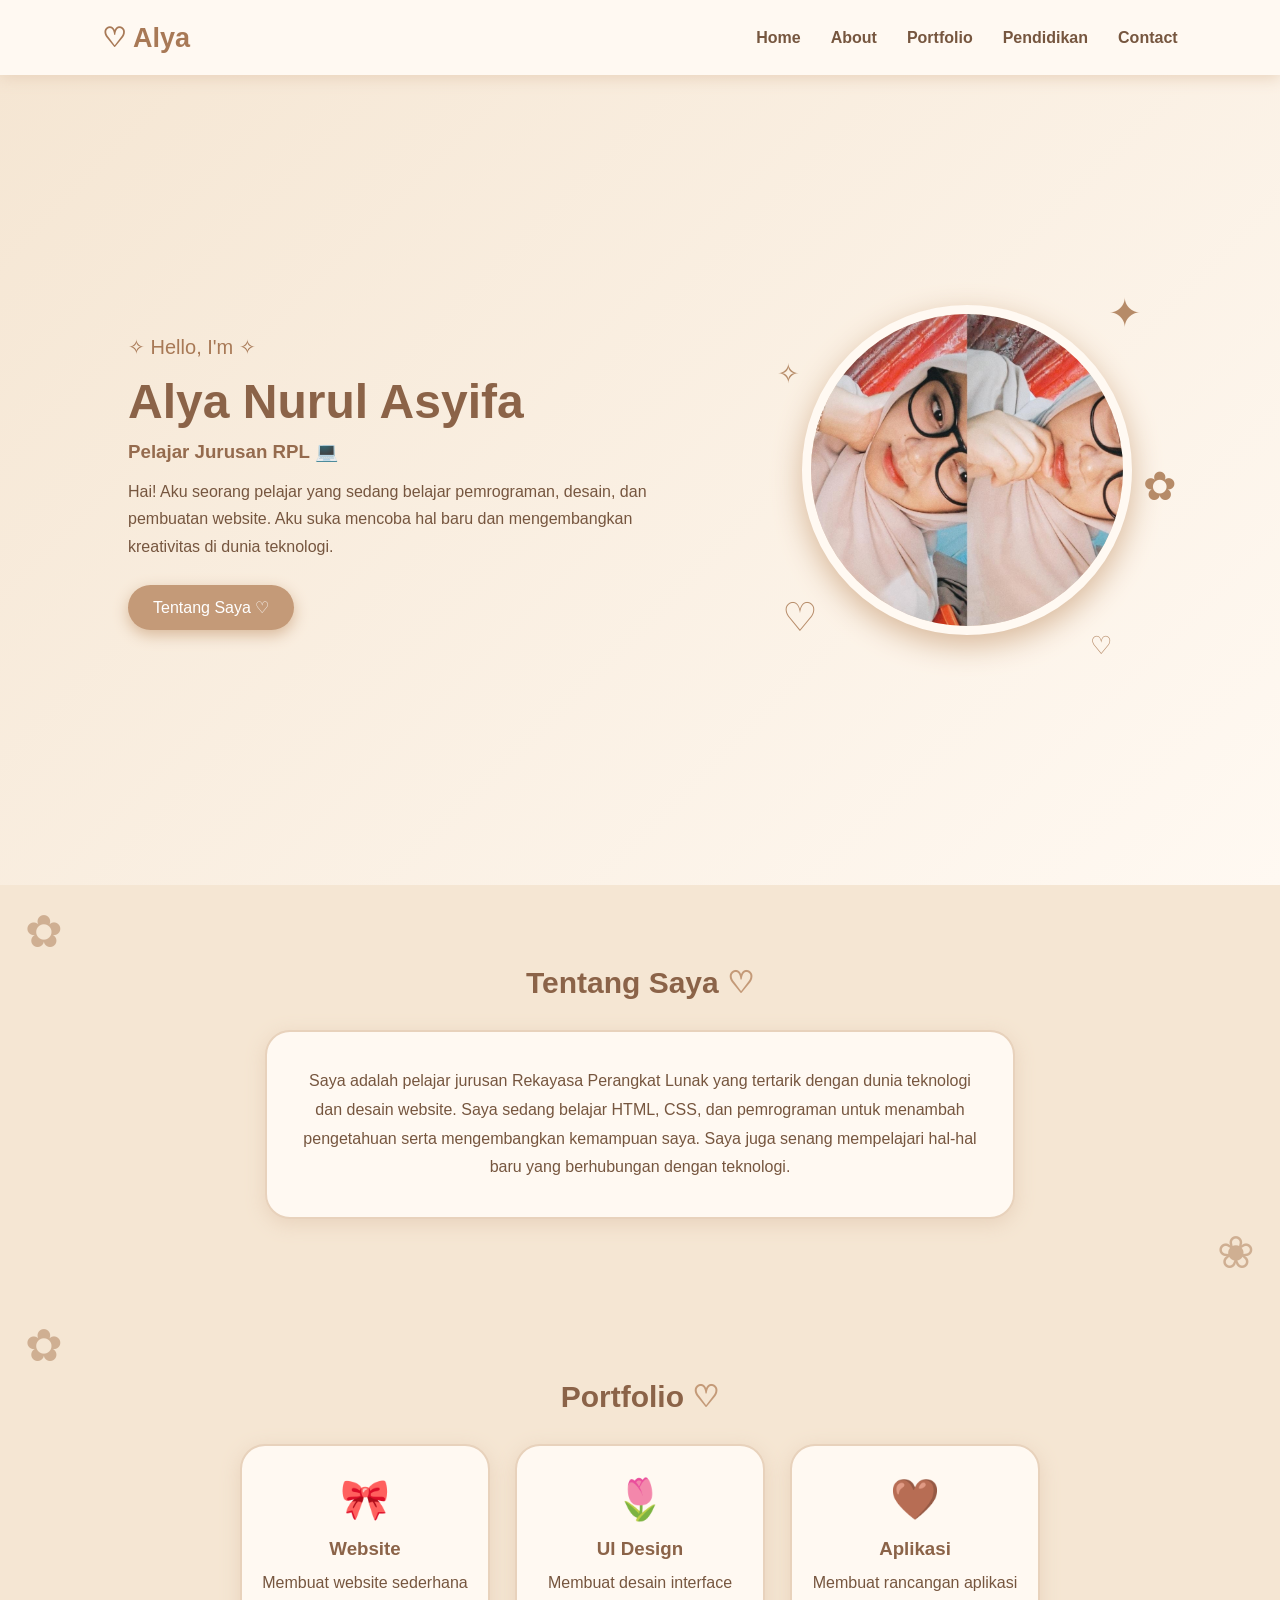
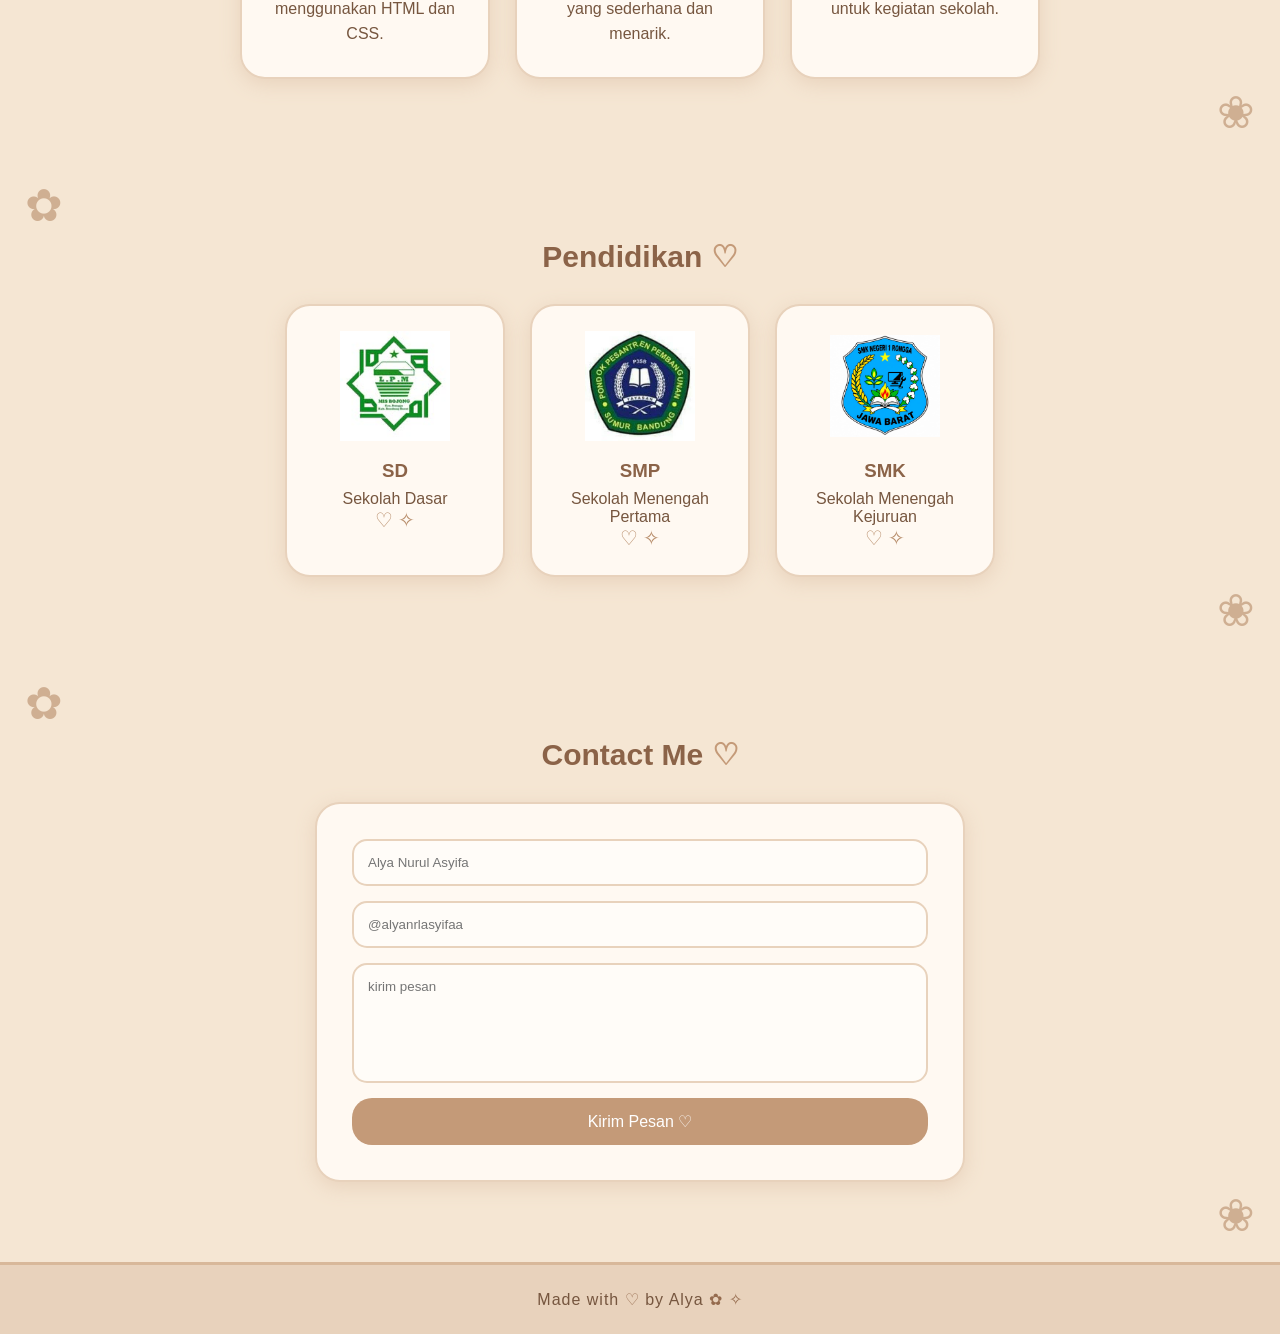
<file: index.html>
<!DOCTYPE html>
<html lang="id">
<head>
<meta charset="UTF-8">
<meta name="viewport" content="width=device-width, initial-scale=1.0">
<title>Portfolio Alya</title>

<style>
* {
    margin: 0;
    padding: 0;
    box-sizing: border-box;
    scroll-behavior: smooth;
}

body {
    font-family: Arial, sans-serif;
    background: #F5E6D3;
    color: #76563F;
}

/* NAVBAR */
nav {
    width: 100%;
    min-height: 75px;
    padding: 0 8%;
    display: flex;
    align-items: center;
    justify-content: space-between;
    background: #FFF9F2;
    box-shadow: 0 3px 15px #E8D2BC;
    position: sticky;
    top: 0;
    z-index: 100;
}

nav h2 {
    color: #A87956;
    font-size: 27px;
}

nav ul {
    display: flex;
    gap: 30px;
    list-style: none;
}

nav a {
    text-decoration: none;
    color: #76563F;
    font-weight: bold;
    transition: 0.3s;
}

nav a:hover {
    color: #B68B68;
}

/* HOME */
.home {
    min-height: 90vh;
    padding: 70px 10%;
    display: flex;
    align-items: center;
    justify-content: space-between;
    gap: 60px;
    background: linear-gradient(135deg, #F5E6D3, #FFF9F2);
    overflow: hidden;
}

.home-text {
    max-width: 550px;
}

.hello {
    color: #A87956;
    font-size: 20px;
    margin-bottom: 10px;
}

.home-text h1 {
    font-size: 48px;
    color: #8B6348;
    margin-bottom: 12px;
}

.home-text h3 {
    margin-bottom: 15px;
    color: #956B4E;
}

.home-text p {
    line-height: 1.7;
}

/* TOMBOL */
.tombol {
    display: inline-block;
    margin-top: 25px;
    padding: 13px 25px;
    background: #C49A78;
    color: white;
    text-decoration: none;
    border-radius: 25px;
    box-shadow: 0 5px 15px #D8B89A;
    transition: 0.3s;
}

.tombol:hover {
    background: #956B4E;
    transform: translateY(-5px);
}

/* FOTO */
.foto {
    position: relative;
    width: 350px;
    height: 350px;
    flex-shrink: 0;
}

.lingkaran {
    width: 330px;
    height: 330px;
    border-radius: 50%;
    overflow: hidden;
    border: 9px solid #FFF9F2;
    background: #E8D2BC;
    box-shadow: 0 10px 30px #D8B89A;
}

.lingkaran img {
    width: 100%;
    height: 100%;
    object-fit: cover;
    display: block;
}

/* HIASAN FOTO */
.hiasan {
    position: absolute;
    color: #B68B68;
    font-size: 40px;
    z-index: 2;
    animation: melayang 3s ease-in-out infinite;
    pointer-events: none;
}

.satu {
    top: -15px;
    right: 10px;
}

.dua {
    bottom: 15px;
    left: -20px;
    animation-delay: 1s;
}

.tiga {
    top: 45%;
    right: -25px;
    animation-delay: 1.5s;
}

.empat {
    top: 15%;
    left: -25px;
    font-size: 27px;
    animation-delay: 0.5s;
}

.lima {
    bottom: -5px;
    right: 40px;
    font-size: 25px;
    animation-delay: 2s;
}

/* ANIMASI */
@keyframes melayang {
    0%, 100% {
        transform: translateY(0) rotate(0deg);
    }
    50% {
        transform: translateY(-12px) rotate(10deg);
    }
}

/* SECTION */
.section {
    padding: 80px 10%;
    text-align: center;
    position: relative;
    overflow: hidden;
}

.section h2 {
    color: #8B6348;
    font-size: 30px;
    margin-bottom: 30px;
}

.section h2::after {
    content: " ♡";
    color: #C49A78;
}

/* HIASAN BUNGA */
.bunga {
    position: absolute;
    color: #B68B68;
    font-size: 45px;
    opacity: 0.6;
    pointer-events: none;
    animation: melayang 4s ease-in-out infinite;
}

.bunga-kiri {
    top: 20px;
    left: 25px;
}

.bunga-kanan {
    bottom: 20px;
    right: 25px;
    animation-delay: 1s;
}

/* ABOUT */
.about-box {
    max-width: 750px;
    margin: auto;
    padding: 35px;
    background: #FFF9F2;
    border: 2px solid #E8D2BC;
    border-radius: 25px;
    box-shadow: 0 5px 20px #E8D2BC;
    transition: 0.4s;
}

.about-box p {
    line-height: 1.8;
}

.about-box:hover {
    transform: translateY(-5px);
    box-shadow: 0 10px 30px #D8B89A;
    border-color: #C49A78;
}

/* PORTFOLIO */
.cards {
    display: flex;
    justify-content: center;
    gap: 25px;
    flex-wrap: wrap;
}

.card {
    width: 250px;
    padding: 30px 20px;
    background: #FFF9F2;
    border: 2px solid #E8D2BC;
    border-radius: 25px;
    box-shadow: 0 5px 20px #E8D2BC;
    transition: 0.4s;
}

.card:hover {
    transform: translateY(-10px);
    box-shadow: 0 10px 30px #D8B89A;
    border-color: #C49A78;
}

.card span {
    font-size: 40px;
}

.card h3 {
    color: #8B6348;
    margin: 15px 0 10px;
}

.card p {
    line-height: 1.6;
}

/* PENDIDIKAN */
.pendidikan {
    display: flex;
    justify-content: center;
    gap: 25px;
    flex-wrap: wrap;
}

.sekolah {
    width: 220px;
    padding: 25px 15px;
    background: #FFF9F2;
    border: 2px solid #E8D2BC;
    border-radius: 25px;
    box-shadow: 0 5px 20px #E8D2BC;
    transition: 0.4s;
}

.sekolah:hover {
    transform: translateY(-8px);
    box-shadow: 0 10px 30px #D8B89A;
    border-color: #C49A78;
}

.sekolah img {
    width: 110px;
    height: 110px;
    object-fit: contain;
    margin-bottom: 15px;
}

.sekolah h3 {
    color: #8B6348;
    margin-bottom: 8px;
}

.dekorasi {
    color: #B68B68;
    font-size: 20px;
    margin: 0 5px;
}

/* CONTACT */
.contact {
    max-width: 650px;
    margin: auto;
    padding: 35px;
    background: #FFF9F2;
    border: 2px solid #E8D2BC;
    border-radius: 25px;
    box-shadow: 0 5px 20px #E8D2BC;
    transition: 0.4s;
}

.contact:hover {
    box-shadow: 0 10px 30px #D8B89A;
}

.contact form {
    display: flex;
    flex-direction: column;
    gap: 15px;
}

.contact input,
.contact textarea {
    width: 100%;
    padding: 14px;
    border: 2px solid #E8D2BC;
    border-radius: 15px;
    outline: none;
    font-family: Arial, sans-serif;
    color: #76563F;
    background: #FFFCF8;
    transition: 0.3s;
}

.contact input:focus,
.contact textarea:focus {
    border-color: #B68B68;
    box-shadow: 0 0 10px #E8D2BC;
}

.contact textarea {
    height: 120px;
    resize: none;
}

.contact button {
    padding: 14px;
    border: none;
    border-radius: 20px;
    background: #C49A78;
    color: white;
    font-size: 16px;
    cursor: pointer;
    transition: 0.3s;
}

.contact button:hover {
    background: #956B4E;
    transform: scale(1.03);
}

/* FOOTER */
footer {
    padding: 25px;
    text-align: center;
    background: #E8D2BC;
    color: #76563F;
    border-top: 3px solid #D8B89A;
    letter-spacing: 1px;
}

footer span {
    color: #956B4E;
}

/* RESPONSIVE HP */
@media (max-width: 700px) {
    nav {
        height: auto;
        min-height: 75px;
        padding: 15px 5%;
        flex-direction: column;
        gap: 12px;
    }

    nav ul {
        gap: 13px;
        flex-wrap: wrap;
        justify-content: center;
    }

    nav a {
        font-size: 11px;
    }

    nav h2 {
        font-size: 24px;
    }

    .home {
        flex-direction: column-reverse;
        text-align: center;
        padding: 60px 7%;
        gap: 35px;
    }

    .home-text h1 {
        font-size: 35px;
    }

    .home-text h3 {
        font-size: 18px;
    }

    .foto {
        width: 280px;
        height: 280px;
    }

    .lingkaran {
        width: 270px;
        height: 270px;
    }

    .hiasan {
        font-size: 30px;
    }

    .section {
        padding: 65px 7%;
    }

    .section h2 {
        font-size: 27px;
    }

    .about-box {
        padding: 25px 20px;
    }

    .card {
        width: 100%;
        max-width: 320px;
    }

    .sekolah {
        width: 100%;
        max-width: 280px;
    }

    .contact {
        padding: 25px 18px;
    }

    .bunga {
        font-size: 30px;
    }
}
</style>
</head>

<body>

<!-- NAVBAR -->
<nav>
    <h2>♡ Alya</h2>
    <ul>
        <li><a href="#home">Home</a></li>
        <li><a href="#about">About</a></li>
        <li><a href="#portfolio">Portfolio</a></li>
        <li><a href="#pendidikan">Pendidikan</a></li>
        <li><a href="#contact">Contact</a></li>
    </ul>
</nav>

<!-- HOME -->
<section class="home" id="home">
    <div class="home-text">
        <p class="hello">✧ Hello, I'm ✧</p>
        <h1>Alya Nurul Asyifa</h1>
        <h3>Pelajar Jurusan RPL 💻</h3>

        <p>
            Hai! Aku seorang pelajar yang sedang belajar
            pemrograman, desain, dan pembuatan website.
            Aku suka mencoba hal baru dan mengembangkan
            kreativitas di dunia teknologi.
        </p>

        <a href="#about" class="tombol">Tentang Saya ♡</a>
    </div>

    <div class="foto">
        <span class="hiasan satu">✦</span>
        <span class="hiasan dua">♡</span>
        <span class="hiasan tiga">✿</span>
        <span class="hiasan empat">✧</span>
        <span class="hiasan lima">♡</span>

        <div class="lingkaran">
            <img src="assets/poto alya.jpeg" alt="Foto Alya">
        </div>
    </div>
</section>

<!-- ABOUT -->
<section class="section" id="about">
    <span class="bunga bunga-kiri">✿</span>
    <span class="bunga bunga-kanan">❀</span>

    <h2>Tentang Saya</h2>

    <div class="about-box">
        <p>
            Saya adalah pelajar jurusan Rekayasa Perangkat
            Lunak yang tertarik dengan dunia teknologi dan
            desain website. Saya sedang belajar HTML, CSS,
            dan pemrograman untuk menambah pengetahuan
            serta mengembangkan kemampuan saya.
            Saya juga senang mempelajari hal-hal baru
            yang berhubungan dengan teknologi.
        </p>
    </div>
</section>

<!-- PORTFOLIO -->
<section class="section" id="portfolio">
    <span class="bunga bunga-kiri">✿</span>
    <span class="bunga bunga-kanan">❀</span>

    <h2>Portfolio</h2>

    <div class="cards">
        <div class="card">
            <span>🎀</span>
            <h3>Website</h3>
            <p>
                Membuat website sederhana menggunakan
                HTML dan CSS.
            </p>
        </div>

        <div class="card">
            <span>🌷</span>
            <h3>UI Design</h3>
            <p>
                Membuat desain interface yang
                sederhana dan menarik.
            </p>
        </div>

        <div class="card">
            <span>🤎</span>
            <h3>Aplikasi</h3>
            <p>
                Membuat rancangan aplikasi untuk
                kegiatan sekolah.
            </p>
        </div>
    </div>
</section>

<!-- PENDIDIKAN -->
<section class="section" id="pendidikan">
    <span class="bunga bunga-kiri">✿</span>
    <span class="bunga bunga-kanan">❀</span>

    <h2>Pendidikan</h2>

    <div class="pendidikan">
        <div class="sekolah">
            <img src="assets/logo mi.jpg" alt="Logo MI">
            <h3>SD</h3>
            <p>Sekolah Dasar</p>
            <span class="dekorasi">♡ ✧</span>
        </div>

        <div class="sekolah">
            <img src="assets/logo p3sb tercinta.jpg" alt="Logo SMP">
            <h3>SMP</h3>
            <p>Sekolah Menengah Pertama</p>
            <span class="dekorasi">♡ ✧</span>
        </div>

        <div class="sekolah">
            <img src="assets/logo smk.jpeg" alt="Logo SMK">
            <h3>SMK</h3>
            <p>Sekolah Menengah Kejuruan</p>
            <span class="dekorasi">♡ ✧</span>
        </div>
    </div>
</section>

<!-- CONTACT -->
<section class="section" id="contact">
    <span class="bunga bunga-kiri">✿</span>
    <span class="bunga bunga-kanan">❀</span>

    <h2>Contact Me</h2>

    <div class="contact">
        <form onsubmit="event.preventDefault(); alert('Terima kasih sudah mengirim pesan!');">
            <input type="text" placeholder="Alya Nurul Asyifa" required>
            <input type="email" placeholder="@alyanrlasyifaa" required>
            <textarea placeholder="kirim pesan" required></textarea>
            <button type="submit">Kirim Pesan ♡</button>
        </form>
    </div>
</section>

<!-- FOOTER -->
<footer>
    <p>Made with <span>♡</span> by Alya <span>✿ ✧</span></p>
</footer>

</body>
</html>
</file>
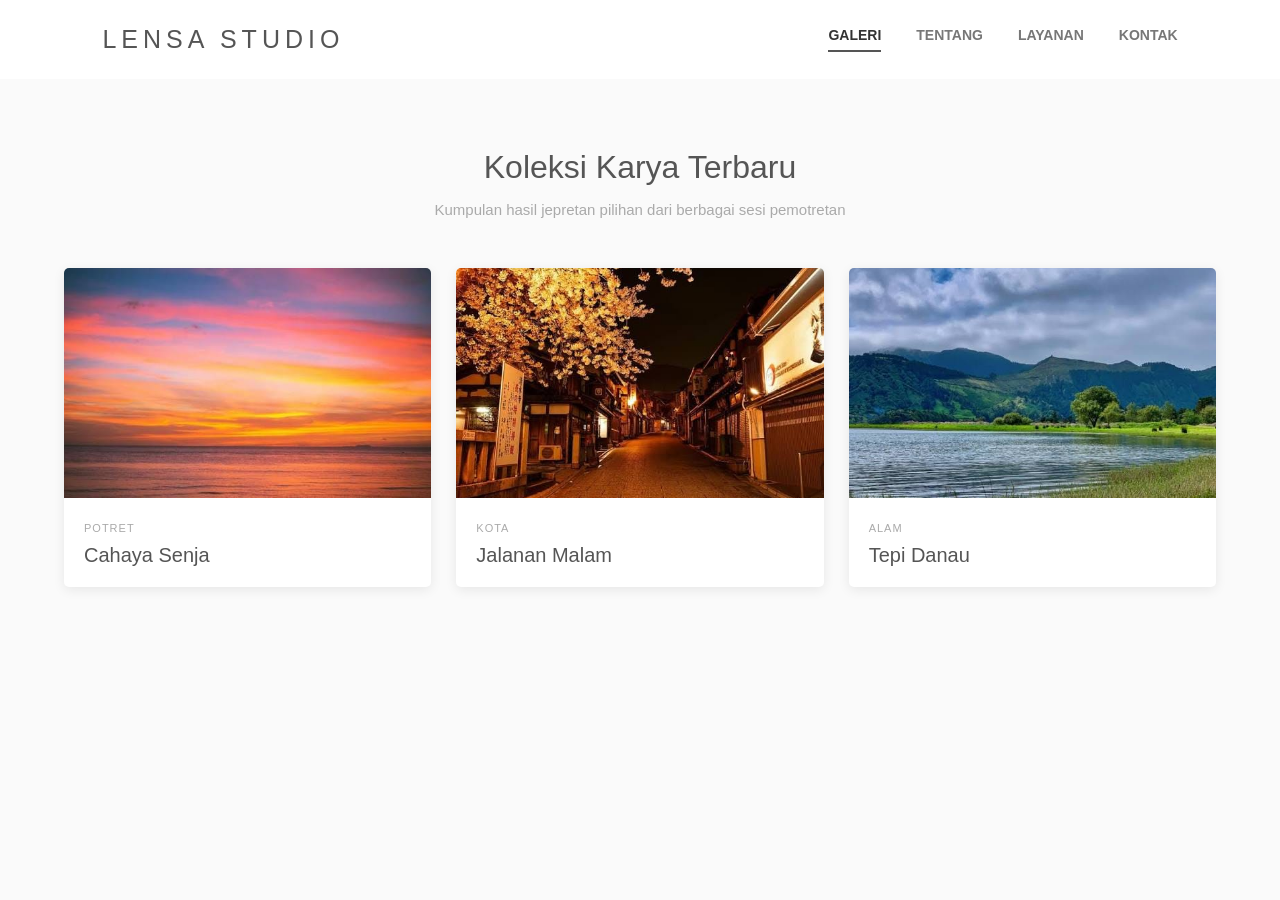
<file: alya.html>
<!DOCTYPE html>
<html lang="id">
<head>
    <meta charset="UTF-8">
    <meta name="viewport" content="width=device-width, initial-scale=1.0">
    <title>Lensa Studio</title>
    <link rel="stylesheet" href="css/style.css">
</head>

<body>

    <header>
        <div class="logo">LENSA STUDIO</div>

        <nav>
            <a href="#" class="active">GALERI</a>
            <a href="#">TENTANG</a>
            <a href="#">LAYANAN</a>
            <a href="#">KONTAK</a>
        </nav>
    </header>

    <section class="hero">
        <h1>Koleksi Karya Terbaru</h1>
        <p>Kumpulan hasil jepretan pilihan dari berbagai sesi pemotretan</p>
    </section>

    <section class="galeri">

        <div class="card">
            <img src="assets/cahaya senja.jpeg" alt="Cahaya Senja">
            <div class="isi">
                <span>POTRET</span>
                <h2>Cahaya Senja</h2>
            </div>
        </div>

        <div class="card">
            <img src="assets/jalanan malam.jpeg" alt="Jalanan Malam">
            <div class="isi">
                <span>KOTA</span>
                <h2>Jalanan Malam</h2>
            </div>
        </div>

        <div class="card">
            <img src="assets/tepi danau.jpeg" alt="Tepi Danau">
            <div class="isi">
                <span>ALAM</span>
                <h2>Tepi Danau</h2>
            </div>
        </div>

    </section>

</body>
</html>
</file>
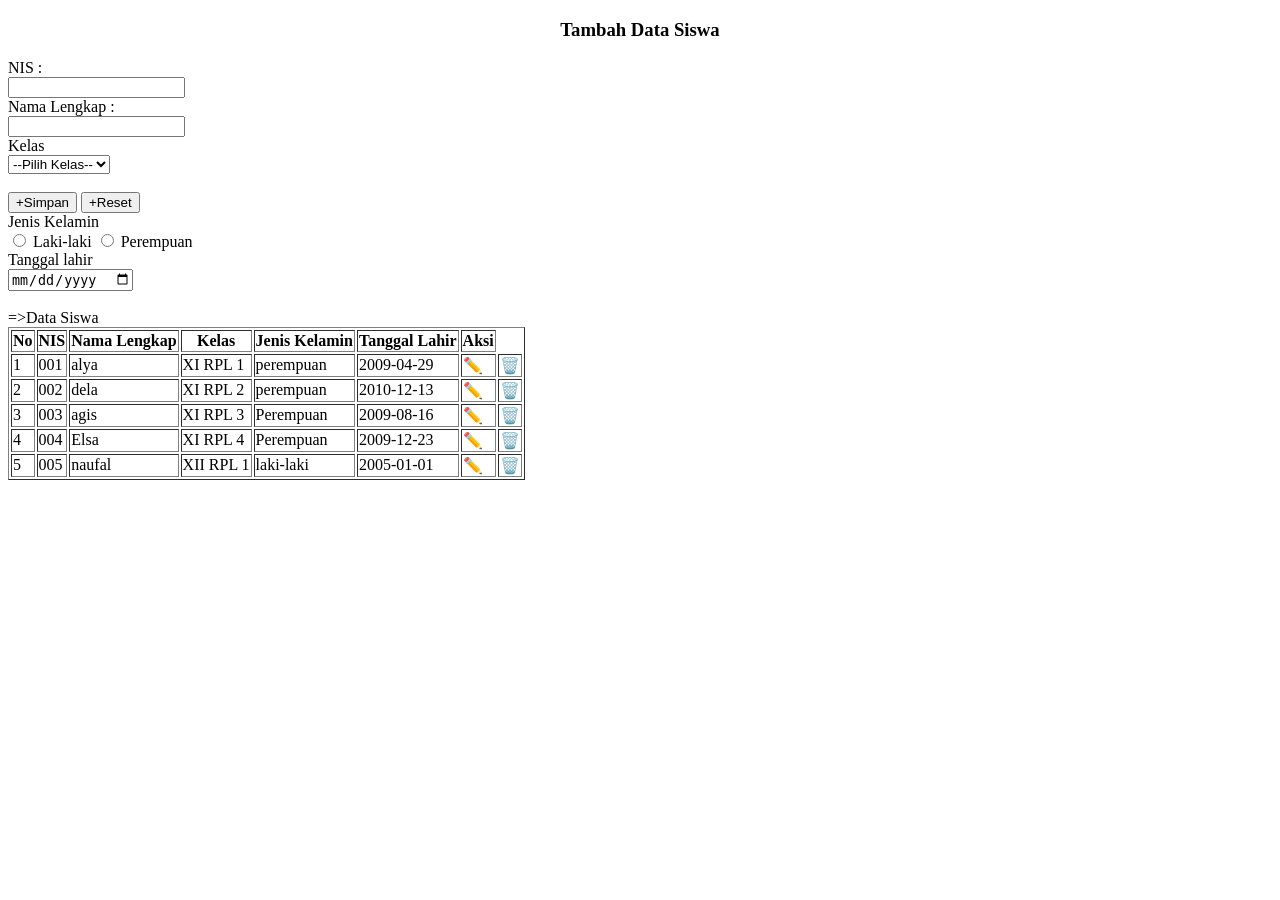
<file: datasiswa.html>
<!DOCTYPE html>
<html lang="en">

<head>
    <meta charset="UTF-8">
    <meta name="viewport" content="width=device-width, initial-scale=1.0">
    <title>Document</title>
</head>

<body>
    <h3 align="center"> Tambah Data Siswa</h3>

    
        NIS : <br>
        <input type="text" name="nis" <br></br>

        Nama Lengkap : <br>
        <input type="text" name="nama_lengkap" <br></br>

         <label for="kelas">Kelas</label><br>
         <select id="kelas" name="kelas">
            <option value="">--Pilih Kelas--</option>
            <option value="X">X</option>
            <option value="XI">XI</option>
            <option value="XII">XII</option>
        </select>
        <br></br>
        <button type="submit"class="btn btn-simpan">+Simpan</button>
        <button type="reset"class="btn btn-reset">+Reset</button>

        <div class="form-row">
            <label for="gender">Jenis Kelamin</label><br>
            <input type="radio" id="laki-laki" name="gender" value="Laki-laki">
            <label for="laki-laki">Laki-laki</label>
            <input type="radio" id="perempuan" name="gender" value="Perempuan">
            <label for="perempuan">Perempuan</label>
        </div>
        <div class="form">
            <label for="birth">Tanggal lahir</label><br>
            <input type="date" id="birth" name="birth">
        </div>

        <br> =>Data Siswa <br>
        <table border="1">
            <thead>
                <tr>
                    <th>No</th>
                    <th>NIS</th>
                    <th>Nama Lengkap</th>
                    <th>Kelas</th>
                    <th>Jenis Kelamin</th>
                    <th>Tanggal Lahir</th>
                    <th> Aksi</th>
                </tr>
            </thead>
            <tbody>
                <tr>
                    <td>1</td>
                    <td>001</td>
                    <td>alya</td>
                    <td>XI RPL 1</td>
                    <td>perempuan</td>
                    <td>2009-04-29</td>
                    <td>✏️</td>
                     <td> 🗑️</td>
                    
    
                </tr>
                <tbody>
                <tr>
                    <td>2</td>
                    <td>002</td>
                    <td>dela</td>
                    <td>XI RPL 2</td>
                    <td>perempuan</td>
                    <td>2010-12-13</td>
                    <td>✏️</td>
                    <td> 🗑️</td>
                        

            </tbody>
            <tbody>
                <tr>
                    <td>3</td>
                    <td>003</td>
                    <td>agis</td>
                    <td>XI RPL 3</td>
                    <td>Perempuan</td>
                    <td>2009-08-16</td>
                    <td>✏️</td>
                    <td> 🗑️</td>
                    
                </tr>
            </tbody>

            <tbody>
                <tr>
                    <td>4</td>
                    <td>004</td>
                    <td>Elsa</td>
                    <td>XI RPL 4</td>
                    <td>Perempuan</td>
                    <td>2009-12-23</td>
                    <td>✏️</td>
                    <td> 🗑️</td>
                    
                    
                </tr>
            </tbody>

            <tbody>
                <tr>
                    <td>5</td>
                    <td>005</td>
                    <td>naufal</td>
                    <td>XII RPL 1</td>
                    <td>laki-laki</td>
                    <td>2005-01-01</td>
                    <td>✏️</td>
                    <td> 🗑️</td>
                    
                    
                </tr>
            </tbody>
        </table>
    </div>
</body>

</html>
</file>
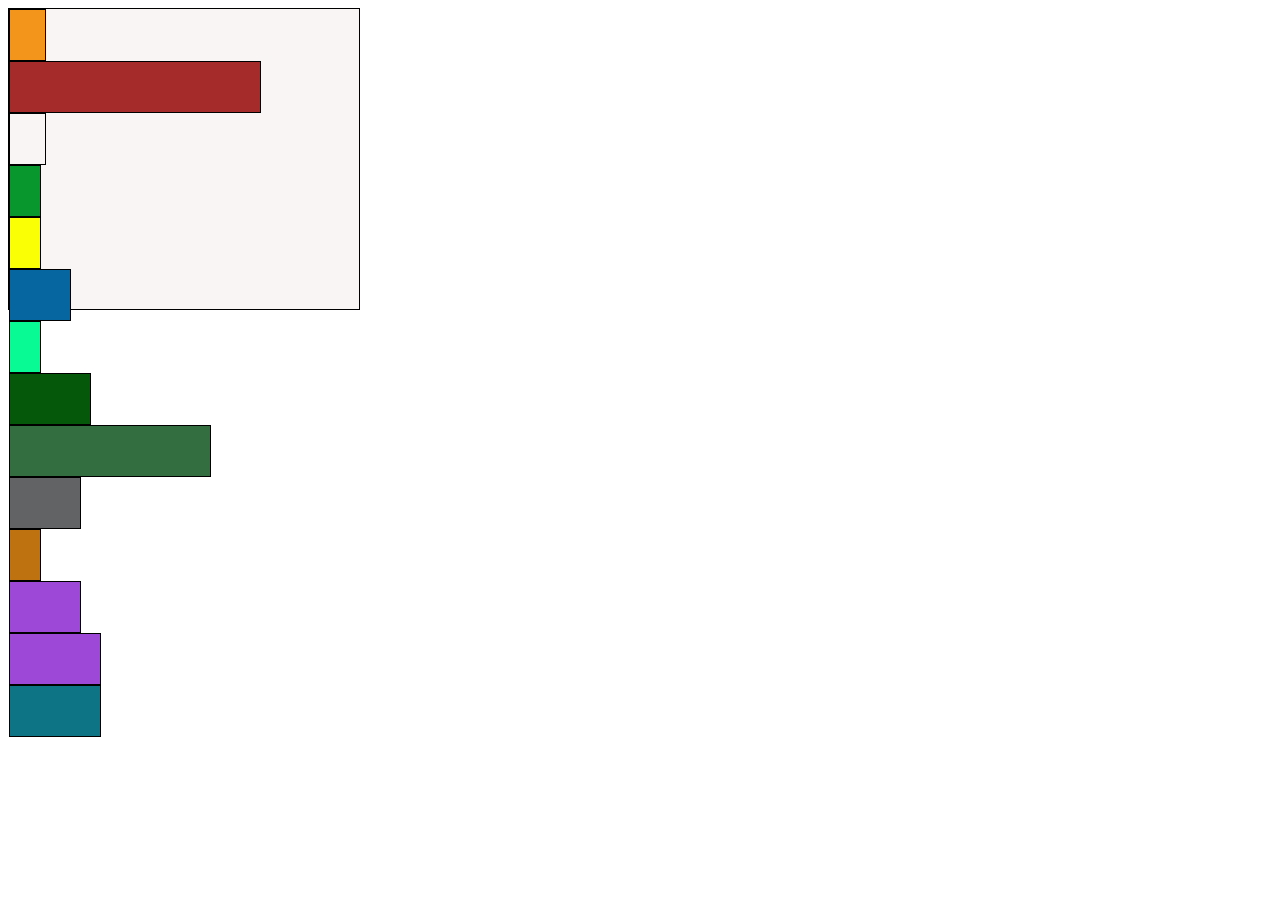
<file: flexbox.html>
<!DOCTYPE html>
<html lang="en">
<head>
    <meta charset="UTF-8">
    <meta name="viewport" content="width=device-width, initial-scale=1.0">
    <link rel="stylesheet" href="css/cssflexbox.css">

    <title>Document</title>
</head>
<body>
    <div class="kotakhitam">
        <div class="kotakoren"></div>
        <div class="kotakcoklat"></div>
        <div class="kotakmerah"></div>
        <div class="kotakhijau"></div>
        <div class="kotakkuning"></div>
        <div class="kotakbiru"></div>
        <div class="kotakhijaut"></div>
        <div class="kotakhijaub"></div>
        <div class="kotakhijaum"></div>
        <div class="kotakabu"></div>
        <div class="Kotakjingga"></div>
        <div class="kotakungu"></div>
        <div class="kotakorange"></div>
        <div class="kotakviolet"></div>
        <div class="Kotak"></div>
        <div class="kotak1"></div>
        <div class="kotakx"></div>
    </div>   
</body>
</html>
</file>
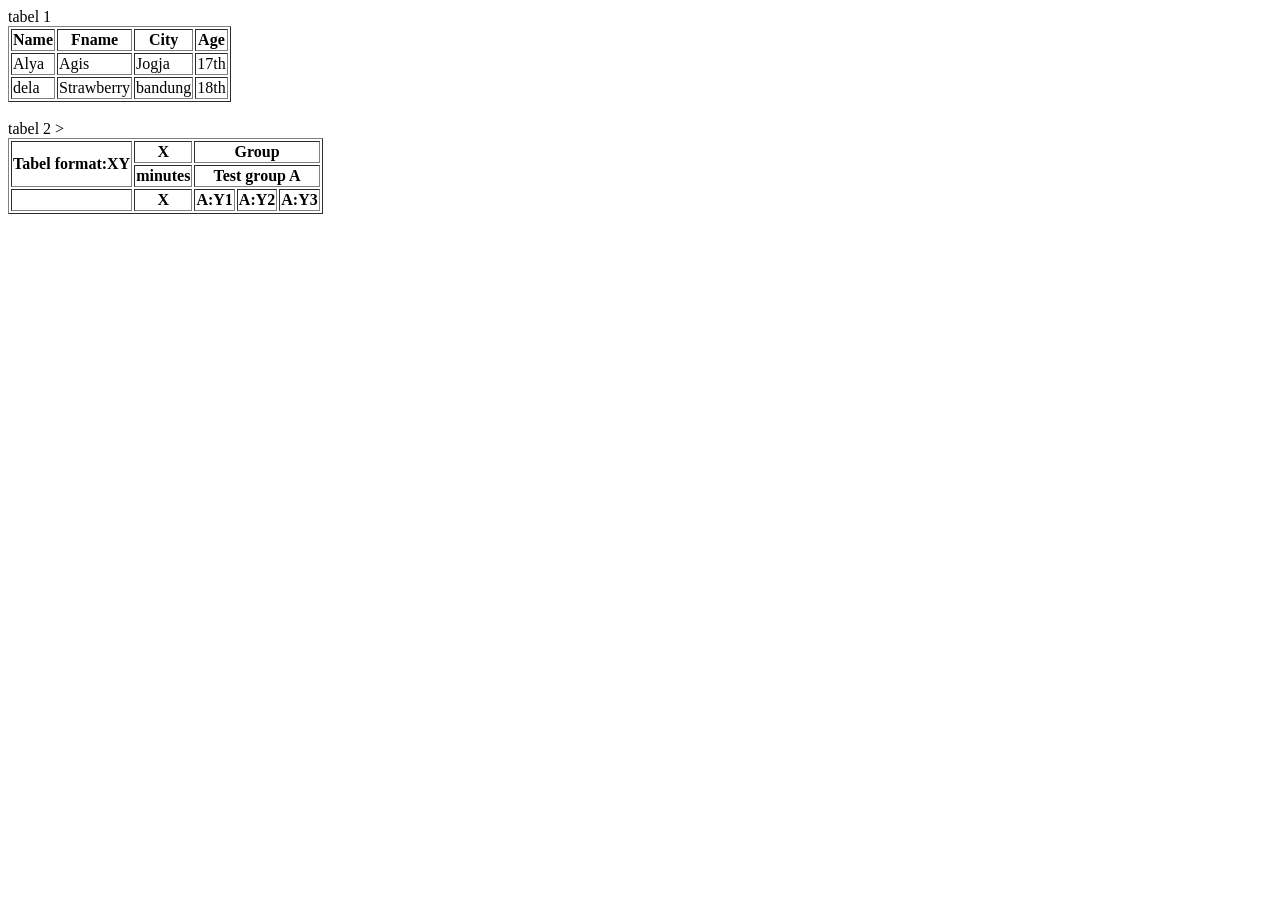
<file: tabel.html>
<!DOCTYPE html>
<html lang="en">
<head>
    <meta charset="UTF-8">
    <meta name="viewport" content="width=device-width, initial-scale=1.0">
    <title>Document</title>
</head>
<body>
    tabel 1
    <table border="1">
        <thead>
            <tr>
                <th>Name</th>
                <th>Fname</th>
                <th>City</th>
                <th>Age</th>
            </tr>
        </thead>
        <tbody>
            <tr>
                <td>Alya</td>
                <td>Agis</td>
                <td>Jogja</td>
                <td>17th</td>
            </tr>
            <tr>
                <td>dela</td>
                <td>Strawberry</td>
                <td>bandung</td>
                <td>18th</td>
            </tr>
        </tbody> 
    </table>
    
    <br>
 tabel 2
    <table border="1">
        <thead>
            <tr>
                <th rowspan="2"> Tabel format:XY</th>
                <th>X</th>  
                <th colspan="3">Group</th>
           </tr>
           <tr>
            <th>minutes</th>>
            <th colspan="3">Test group A</th>
              </tr>
        <tr>
            <th></th>
            <th>X</th>
           <th>A:Y1</th>
           <th>A:Y2</th> 
           <th>A:Y3</th>
        </tr>
        </thead>
        <tbody>
</body>
</html>
</file>
<file: css/style.css>
* {
    margin: 0;
    padding: 0;
    box-sizing: border-box;
}

body {
    font-family: Arial, sans-serif;
    background-color: #fafafa;
    color: #555;
}

/* Navbar */
header {
    width: 100%;
    padding: 25px 8%;
    display: flex;
    justify-content: space-between;
    align-items: center;
    background-color: white;
}

.logo {
    font-size: 25px;
    letter-spacing: 5px;
    color: #555;
}

nav {
    display: flex;
    gap: 35px;
}

nav a {
    text-decoration: none;
    color: #777;
    font-size: 14px;
    font-weight: bold;
}

nav a:hover,
nav .active {
    color: #333;
    border-bottom: 2px solid #555;
    padding-bottom: 7px;
}

/* Judul */
.hero {
    text-align: center;
    padding: 70px 20px 50px;
}

.hero h1 {
    font-size: 32px;
    font-weight: 500;
    color: #555;
    margin-bottom: 15px;
}

.hero p {
    color: #aaa;
    font-size: 15px;
}

/* Galeri */
.galeri {
    width: 90%;
    max-width: 1200px;
    margin: auto;
    display: grid;
    grid-template-columns: repeat(3, 1fr);
    gap: 25px;
    padding-bottom: 60px;
}

.card {
    background: white;
    border-radius: 5px;
    overflow: hidden;
    box-shadow: 0 3px 12px rgba(0,0,0,0.08);
}

.card img {
    width: 100%;
    height: 230px;
    object-fit: cover;
    display: block;
}

.isi {
    padding: 20px;
}

.isi span {
    font-size: 11px;
    color: #aaa;
    letter-spacing: 1px;
}

.isi h2 {
    margin-top: 8px;
    font-size: 20px;
    font-weight: 500;
    color: #555;
}

/* Tampilan HP */
@media (max-width: 700px) {

    header {
        flex-direction: column;
        gap: 20px;
    }

    nav {
        gap: 15px;
    }

    .hero h1 {
        font-size: 25px;
    }

    .galeri {
        grid-template-columns: 1fr;
    }
}
</file>
<file: css/cssflexbox.css>
section {
    min-height: 100vh;
}

.kotakhitam {
    width: 350px;
    height: 300px;
    background-color: rgb(250, 245, 245);
    display: flek;
    justify-content: space-around;
    align-items: flex-start;
    flex-wrap: wrap;
    border-style: solid;
    border-width: 1px;
    border-color: black;
    flex-direction: row;
}

.kotakoren {
    width: 35px;
    height: 50px;
    background-color: rgb(243, 149, 26);
    border-style: solid;
    border-width: 1px;
    border-color: black;
}

.kotakcoklat {
    width: 250px;
    height: 50px;
    background-color: brown;
    border-style: solid;
    border-width: 1px;
    border-color: black;
}

.kotakmerah {
    width: 35px;
    height: 50px;
    border-color: rgb(255, 0, 0);
    border-style: solid;
    border-width: 1px;
    border-color: black;
}

.kotakhijau {
    width: 30px;
    height: 50px;
    background-color: rgb(8, 151, 44);
    border-style: solid;
    border-width: 1px;
    border-color: black;
}

.kotakkuning {
    width: 30px;
    height: 50px;
    background-color: rgb(251, 255, 5);
    border-style: solid;
    border-width: 1px;
    border-color: black;
}

.kotakbiru {
    width: 60px;
    height: 50px;
    background-color: rgb(6, 103, 160);
    border-style: solid;
    border-width: 1px;
    border-color: black;
}

.kotakhijaut {
    width: 30px;
    height: 50px;
    background-color: rgb(8, 250, 149);
    border-style: solid;
    border-width: 1px;
    border-color: black;
}

.kotakhijaub {
    width: 80px;
    height: 50px;
    background-color: rgb(5, 87, 9);
    border-style: solid;
    border-width: 1px;
    border-color: black;
}

.kotakhijaum {
    width: 200px;
    height: 50px;
    background-color: rgb(50, 110, 63);
    border-style: solid;
    border-width: 1px;
    border-color: black;
}

.kotakabu {
    width: 70px;
    height: 50px;
    background-color: rgb(97, 99, 100);
    border-style: solid;
    border-width: 1px;
    border-color: black;
}

.kotakjingga {
    width: 30px;
    height: 50px;
    background-color: rgb(245, 100, 4);
    border-style: solid;
    border-width: 1px;
    border-color: black;
}

.kotakunggu {
    width: 70px;
    height: 50px;
    background-color: rgb(130, 4, 214);
    border-style: solid;
    border-width: 1px;
    border-color: black;
}

.kotakorange {
    width: 30px;
    height: 50px;
    background-color: rgb(190, 115, 16);
    border-style: solid;
    border-width: 1px;
    border-color: black;
}

.kotakviolet {
    width: 70px;
    height: 50px;
    background-color: rgb(158, 72, 216);
    border-style: solid;
    border-width: 1px;
    border-color: black;
}

.kotak {
    width: 90px;
    height: 50px;
    background-color: rgb(77, 37, 104);
    border-style: solid;
    border-width: 1px;
    border-color: black;
    margin-right: auto;
}

.kotak1 {
    width: 90px;
    height: 50px;
    background-color: rgb(158, 72, 216);
    border-style: solid;
    border-width: 1px;
    border-color: black;
    margin-right: auto;
}

.kotakx {
    width: 90px;
    height: 50px;
    background-color: rgb(13, 116,134);
    border-style: solid;
    border-width: 1px;
    border-color: black;
    margin-right: auto;
}
</file>
